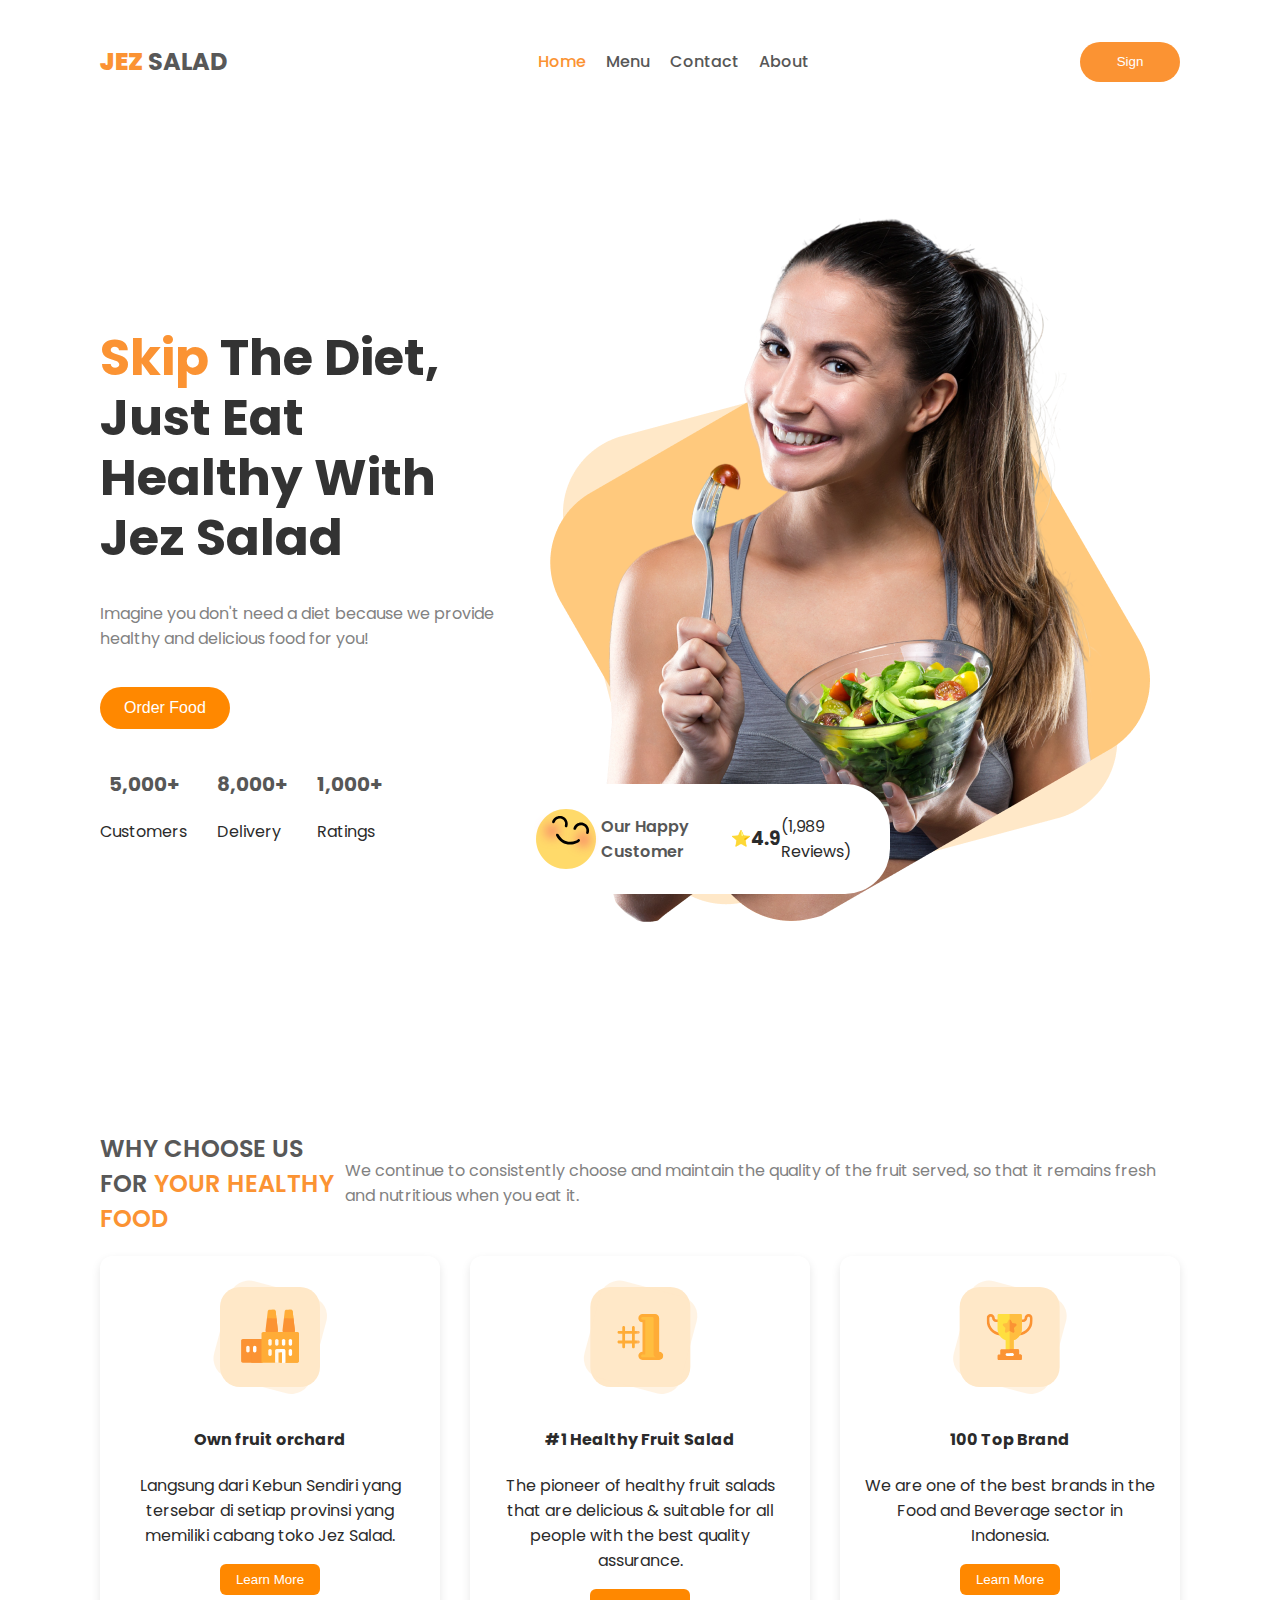
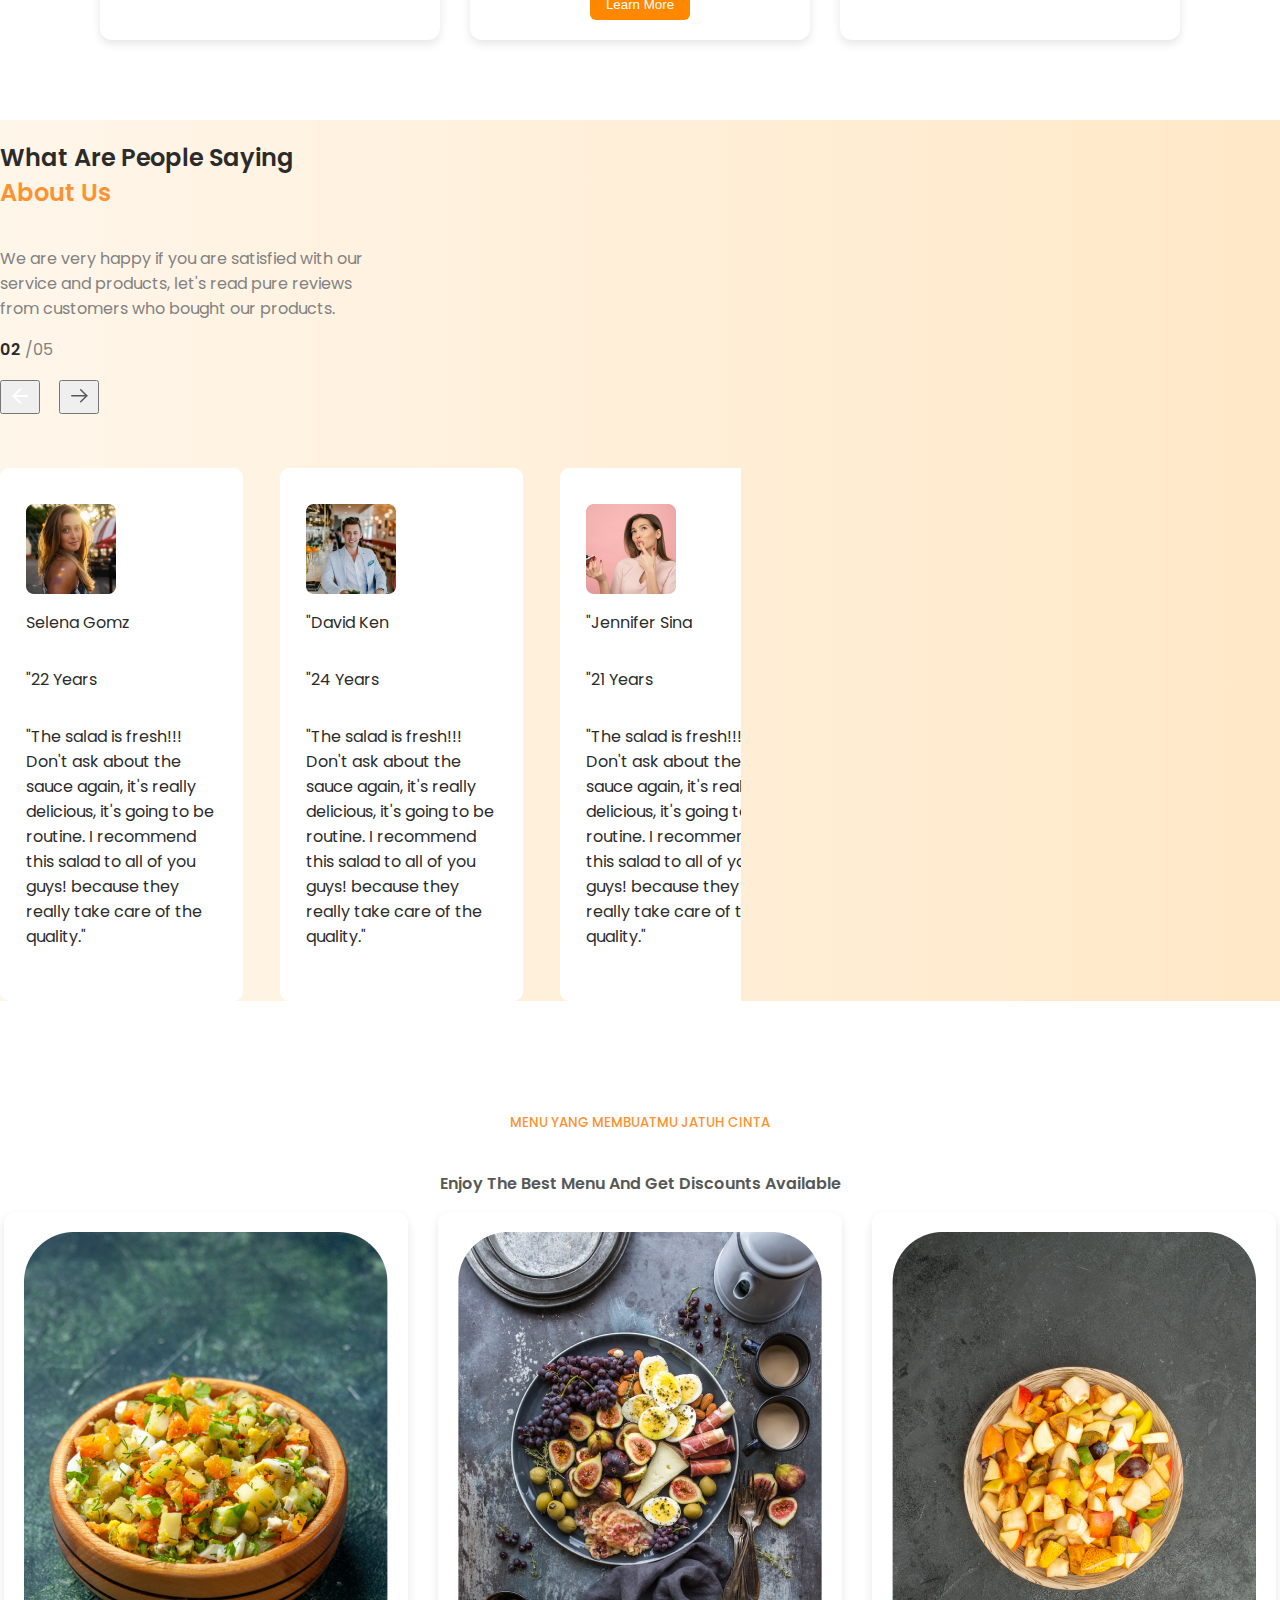
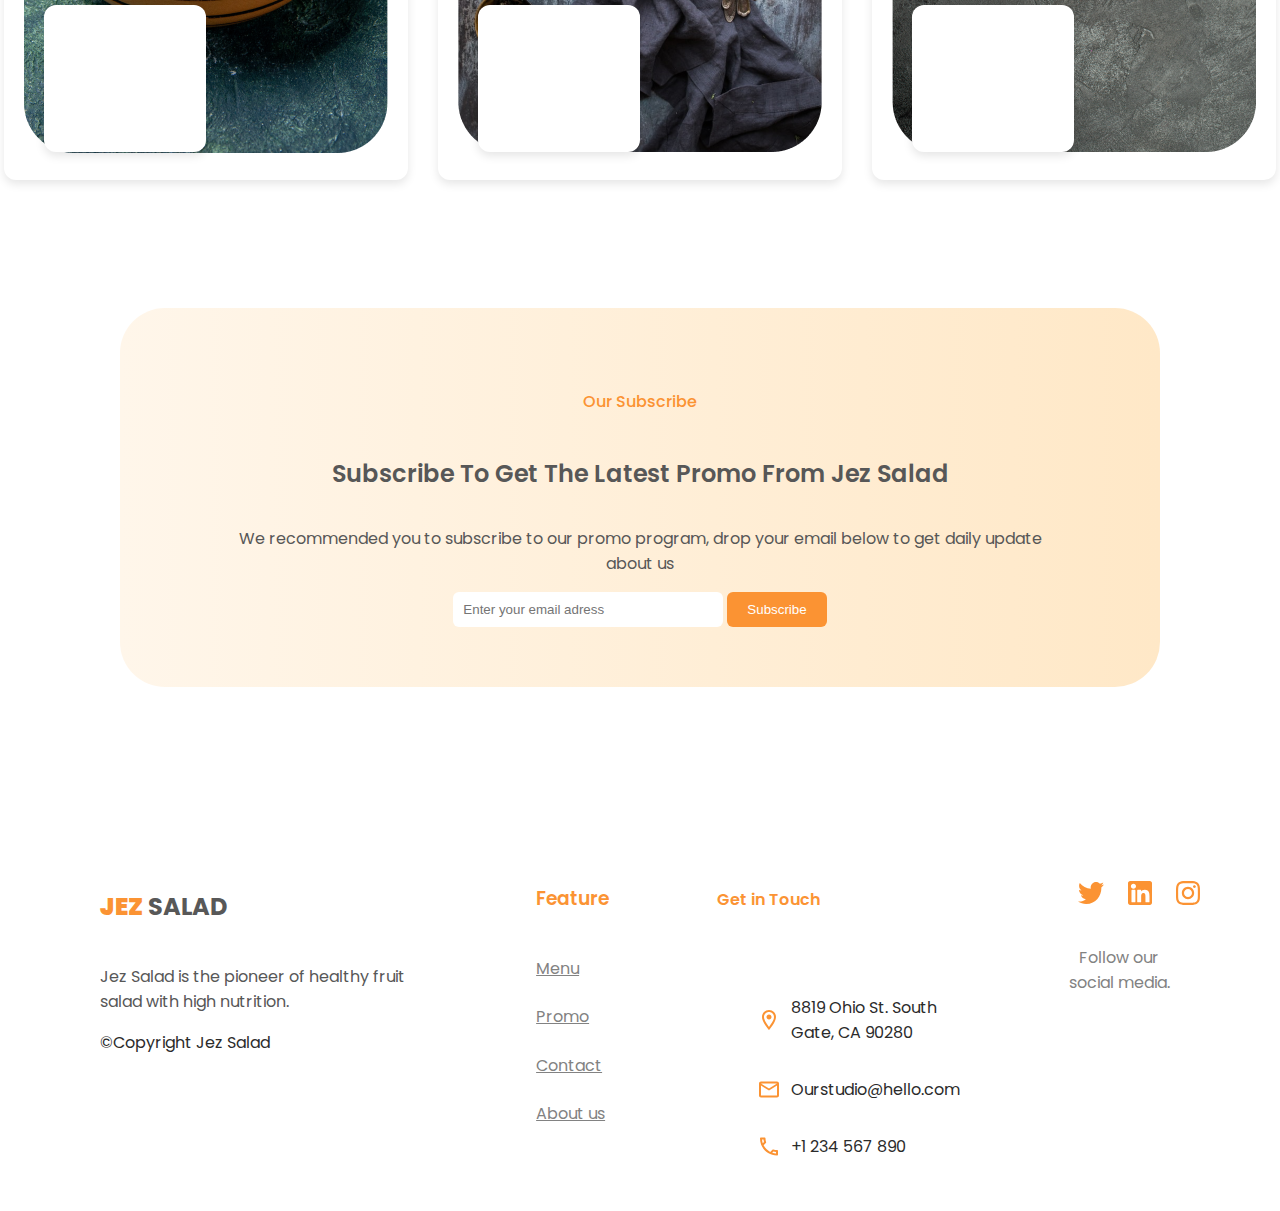
<file: index.html>
<!DOCTYPE html>
<html lang="en">
<head>
    <meta charset="UTF-8">
    <meta name="viewport" content="width=device-width, initial-scale=1.0">
    <title>Template</title>
    <link rel="stylesheet" href="style.css">
</head>
<body>
    <header>
        <h3 class = "logo bold dark-gray"> <span class = "orange black">JEZ</span> SALAD </h3>
        <nav>
            <ul class="navigation">
                <li><a href="#" class="header-link orange bold">Home</a></li>
                <li><a href="#" class="header-link gray">Menu</a></li>
                <li><a href="#" class="header-link gray">Contact</a></li>
                <li><a href="#" class="header-link gray">About</a></li>
            </ul>
        </nav>
        <button class="sign-button">Sign</button>
    </header>

    <section class="hero">
        <div class="container">
            <h1 class="text-content bold gray">
                <span class = "orange">Skip</span> The Diet, Just Eat Healthy With Jez Salad
            </h1>
            <p class="text light-gray">Imagine you don't need a diet because we provide healthy and delicious food for you!</p>
            <button class="order-button">Order Food</button>
            <div class="stats">
                <div class="stat">
                    <h3 class="text">5,000+</h3>
                    <p class="text">Customers</p>
                </div>
                <div class="stat">
                    <h3 class="text">8,000+</h3>
                    <p class="text">Delivery</p>
                </div>
                <div class="stat">
                    <h3 class="text">1,000+</h3>
                    <p class="text">Ratings</p>
                </div>
            </div>
        </div>
        <div class="customer">
            <img src="./icons/HappyConsumer.png" alt="customer-photo" class="img">
            <div class="under-photo">
                <div class="review">
                    <img src="./icons/Smile.svg" alt="smile-img" class="img" id="smile">
                    <h4 class="text semibold gray">Our Happy Customer</h3>

                    <span class="text">&#11088;</span>
                    <h3 class="text">4.9</h3>
                    <p class="text">(1,989 Reviews)</p>
                </div>
            </div>
        </div>
    </section>

    <section class="why-choose-us">
        <div class="why-choose-us-header">
            <h2 class="text semibold dark-gray">WHY CHOOSE US <br> FOR <span class = 'orange'> YOUR HEALTHY FOOD</span></h2>
            <p class="text light-gray">We continue to consistently choose and maintain the quality of the fruit served, so that it remains fresh and nutritious when you eat it.</p>
        </div>
        <div class="grid">
            <div>
                <img src="./icons/FarmIcon.svg" alt="icon" class="img">
                <h4 class="text">Own fruit orchard</h4>
                <p class="text">Langsung dari Kebun Sendiri yang tersebar di setiap provinsi yang memiliki cabang toko Jez Salad.</p>
                <button class="learn-more">Learn More</button>
            </div>
            <div>
                <img src="./icons/NumberIcon.svg" alt="icon" class="img">
                <h4 class="text">#1 Healthy Fruit Salad</h4>
                <p class="text">The pioneer of healthy fruit salads that are delicious & suitable for all people with the best quality assurance.</p>
                <button class="learn-more">Learn More</button>
            </div>
            <div>
                <img src="./icons/PrizeIcon.svg" alt="icon" class="img">
                <h4 class="text">100 Top Brand</h4>
                <p class="text">We are one of the best brands in the Food and Beverage sector in Indonesia.</p>
                <button class="learn-more">Learn More</button>
            </div>
        </div>
    </section>

    <section class="testimonials">
        <div class="container">
            <div class = "testimonials-intro">
                <h2 class = "text semibold black-text">What Are People Saying <span class="orange">About Us</span></h2>
                <p class = "text light-gray regular">
                    We are very happy if you are satisfied with our service and products, let's read pure reviews from customers who bought our products.
                </p>

                <div class = "testimonials-page-counter">
                    <span class = "text semibold black-text">02</span>
                    <span class = "text light-gray regular">/05</span>
                </div>

                <div class = "testimonials-btn-container">
                    <button class = "text"><img src = "./icons/ArrowBack.svg" alt = "Back Arrow" class="text"></button>
                    <button class = "text"><img src = "./icons/Arrow.svg" alt = "Forward Arrow" class="text"></button>
                </div>

            </div>

            <div class="grid-testimonials">
                <div class="box-testimonials">
                    <img src="./icons/FirstCustomer.png" alt="photo" class="img-t">
                    <p class="text">Selena Gomz</p>
                    <p class="text">"22 Years </p>
                    <p class="text">"The salad is fresh!!! Don't ask about the sauce again, it's really delicious, it's going to be routine. I recommend this salad to all of you guys! because they really take care of the quality."</p>
                </div>
                <div class="box-testimonials">
                    <img src="./icons/ThirdCustomer.png" alt="photo" class="img-t">
                    <p class="text">"David Ken</p>
                    <p class="text">"24 Years </p>
                    <p class="text">"The salad is fresh!!! Don't ask about the sauce again, it's really delicious, it's going to be routine. I recommend this salad to all of you guys! because they really take care of the quality."</p>
                </div>
                <div class="box-testimonials">
                    <img src="./icons/SecondCustomer.png" alt="photo" class="img-t">
                    <p class="text">"Jennifer Sina</p>
                    <p class="text">"21 Years </p>
                    <p class="text">"The salad is fresh!!! Don't ask about the sauce again, it's really delicious, it's going to be routine. I recommend this salad to all of you guys! because they really take care of the quality."</p>
                </div>
            </div>
        </div>
    </section>

    <section class="featured-menu">
        <div class="featured-menu-header">
            <h5 class="text medium orange">MENU YANG MEMBUATMU JATUH CINTA</h5>
            <p class="text semibold gray">Enjoy The Best Menu And Get Discounts Available</p>
        </div>
        <div class="grid">
            <div class="box">
                <div class="box-text">
                    <span class="text white">Mini Salad Yummy</span>
                    <p class="text white bold">$2.99</p>
                </div>
                <img src="./icons/FirstDish.png" alt="photo" class="img-menu">
            </div>
            <div class="box">
                <div class="box-text">
                    <span class="text white">Completed Salad</span>
                    <p class="text white bold">$3.99</p>
                </div>
                <img src="./icons/SecondDish.png" alt="photo" class="img-menu">
            </div>
            <div class="box">
                <div class="box-text">
                    <span class="text white">Salad Yummy Red</span>
                    <p class="text white bold">$3.99</p>
                </div>
                <img src="./icons/ThirdDish.png" alt="photo" class="img-menu">
            </div>
        </div>
    </section>

    <section class="subscription">
        <h4 class="text medium orange">Our Subscribe</h4>
        <h2 class="text semibold gray">Subscribe To Get The Latest Promo From Jez Salad</h2>
        <p class="text gray">We recommended you to subscribe to our promo program, drop your email below to get daily update about us</p>
        <form class="box-2">
            <input type="email" placeholder="Enter your email adress" class="subscribe-input">
            <button class="subscribe-button orange-background">Subscribe</button>
        </form>
    </section>

    <footer class="footer">
        <div class="footer-logo">
            <h3 class = "logo bold dark-gray"> <span class = "orange black">JEZ</span> SALAD </h3>
            <p class="text regular gray">Jez Salad is the pioneer of healthy fruit salad with high nutrition.</p>
            <span class="text regular black-text">©Copyright Jez Salad</span>
        </div>

        <div class="feature-section">
            <h3 class="text semibold orange">Feature</h3>
            <a href="#" class="footer-link regular light-gray">Menu</a>
            <a href="#" class="footer-link regular light-gray">Promo</a>
            <a href="#" class="footer-link regular light-gray">Contact</a>
            <a href="#" class="footer-link regular light-gray">About us</a>
        </div>

        <div class="contact-section">
            <h4 class="text semibold orange">Get in Touch</h4>
            <ul class="footer-info">
                <div class="contact">
                    <img src="./icons/Location.svg" alt="location-icon" class="img">
                    <p class="footer-text">8819 Ohio St. South Gate, CA 90280</p>
                </div>
                <div class="contact">
                    <img src="./icons/Mail.svg" alt="email-icon" class="img">
                    <p class="footer-text">Ourstudio@hello.com</p>
                </div>
                <div class="contact">
                    <img src="./icons/Phone.svg" alt="phone-icon" class="img">
                    <p class="footer-text">+1 234 567 890</p>
                </div>
            </ul>
        </div>

        <div class="social-section">
            <ul class="social-icons">
                <img src="./icons/Twitter.svg" alt="twitter-logo" class="img">
                <img src="./icons/LinkedIn.svg" alt="linkedin-logo" class="img">
                <img src="./icons/Insta.svg" alt="instagram-logo" class="img">
            </ul>
            <span class="text regular light-gray">Follow our social media.</span>
        </div>
    </footer>
</body>
</html>
</file>
<file: style.css>
@import url('https://fonts.googleapis.com/css2?family=Poppins:ital,wght@0,100;0,200;0,300;0,400;0,500;0,600;0,700;0,800;0,900;1,100;1,200;1,300;1,400;1,500;1,600;1,700;1,800;1,900&family=Roboto:ital,wght@0,100..900;1,100..900&display=swap');

/* General Styles */
body {
    font-family: 'Poppins';
    margin: 0;
    padding: 0;
    background-color: #fff;
    color: #2B2B2B;
}

.orange {
    color: #FB9333;
}

.orange-background {
    background-color: #FB9333;
}

.black-text {
    color: #2B2B2B;
}

.dark-gray  {
    color: #585858;
}

.gray  {
    color: #575757;
}

.gray-transparent  {
    color: #575757;
    opacity: 0.5;
}

.light-gray  {
    color: #828282;
}

.white {
    color: #FFFFFF;
}

.regular {
    font-weight: 400;
}

.medium {
    font-weight: 500;
}

.semibold {
    font-weight: 600;
}

.bold {
    font-weight: 700;
}

.extra-bold {
    font-weight: 800;
}

.black {
    font-weight: 900;
}

/* Header Styles */
header {
    display: flex;
    justify-content: space-between;
    align-items: center;
    padding: 20px 100px;
    background-color: #fff;
    margin: auto auto;
}

.logo {
    font-size: 24px;
    font-weight: 700;
}

.navigation {
    list-style: none;
    display: flex;
    gap: 20px;
}

.header-link {
    text-decoration: none;
    font-weight: 500;
    transition: color 0.3s;
}

.header-link:hover {
    color: #FB9333;
}

.sign-button {
    background-color: #FB9333;
    color: #fff;
    border: none;
    padding: 10px 20px;
    border-radius: 24px;
    cursor: pointer;
    height: 40px;
    width: 100px;
}

/* Hero Section */
.customer {
    position: relative;
    display: flex;
    justify-content: right;
    align-items: center;
    width: 100%;
    height: 100%;
}

.hero {
    display: flex;
    justify-content: space-between;
    align-items: center;
    padding: 80px 100px;
    background-color: #ffffff;
}

.under-photo {
    position: absolute;
    display: flex;
    width: 100%;
    align-items: center;
    bottom: 15%;
    z-index: 2;
}

.review {
    position: absolute;
    left: 0;
    display: flex;
    justify-content: space-between;
    align-items: center;
    background-color: white;
    border: 0.5vh solid transparent;
    border-radius: 5vh;
    width: auto;
    max-width: 50%;
    height: auto;
    padding: 0.5vh 2vh;
}

/* .calories {
    position: absolute;
    right: 10%;
    display: flex;
    flex-direction: column;
    justify-content: space-between;
    align-items: start;
    height: auto;
    width: auto;
    max-width: 50%;
    background-color: white;
    border: 0.5vh solid transparent;
    border-radius: 3vh;
    padding: 2vh 2vh;
} */

.text-content {
    max-width: 600px;
    font-size: 50px;  /* Large text */
    font-weight: bold;
    line-height: 1.2;
    color: #333;
}

.text-content .highlight {
    color: #ff8c42;
    font-weight: 900;
}

.order-button {
    background-color: #FF8800;
    color: white;
    border: none;
    padding: 12px 24px;
    border-radius: 30px;
    cursor: pointer;
    font-size: 16px;
    margin-top: 20px;
}

/* Stats */
.stats {
    display: flex;
    gap: 30px;
    margin-top: 20px;
}

.stat h3 {
    font-size: 20px;
    color: #575757;
    text-align: center;
}

/* Why Choose Us */
.why-choose-us {
    padding: 80px 100px;
    display: flex;
    flex-direction: column;
    align-items: center;
}

.why-choose-us-header {
    display: flex;
    flex-direction: row;
    justify-content: space-between;
    align-items: center;
}

.white-arrow {
    filter: brightness(0) invert(1);
}

.grid {
    display: flex;
    gap: 30px;
    text-align: center;
}

.grid div {
    background-color: white;
    padding: 20px;
    border-radius: 12px;
    box-shadow: 0 4px 10px rgba(0, 0, 0, 0.1);
    width: 30%;
}

.learn-more {
    background-color: #FF8800;
    color: white;
    border: none;
    padding: 8px 16px;
    border-radius: 6px;
    cursor: pointer;
}

/* Testimonials */
.testimonials {
    background: linear-gradient(90deg, #FFF6EA 0%, #FFE8C7 100%);
    display: flex;
    flex-direction: row;
    align-items: center;
    gap: 3%;
}

.testimonials-intro {
    width: 35%;
    display: flex;
    flex-direction: column;
    align-items: center;
}

.testimonials-page-counter {
    display: inline;
    width: 100%;
}

.testimonials-btn-container {
    display: flex;
    width: 100%;
    margin-top: 2vh;
    gap: 5%;
}

.grid-testimonials {
    display: flex;
    flex-direction: row;
    width: 70%;
    gap: 5%;
    overflow-x: hidden;
    padding-top: 6vh;
}

.box-testimonials {
    position: relative;
    display: flex;
    flex-direction: column;
    align-items: flex-start;
    padding: 4vh 2vw;
    width: 15vw;;
    height: auto;
    border-radius: 1vh;
    background-color: white;
    flex-shrink: 0;
}



.box {
    background-color: #FFF7EB;
    padding: 20px;
    border-radius: 12px;
    box-shadow: 0 4px 8px rgba(0, 0, 0, 0.1);
    text-align: center;
}

/* Featured Menu */
.featured-menu {
    display: flex;
    flex-direction: column;
    align-items: center;
    gap: 10%;
    margin-top: 7%;
}

.featured-menu-header {
    display: flex;
    flex-direction: column;
    align-items: center;
    justify-items: center;
    width: 60%;
    text-align: center;
}

.box {
    padding: 20px;
    border-radius: 12px;
    box-shadow: 0 4px 8px rgba(0, 0, 0, 0.1);
    text-align: center;
    position: relative;
}

.img-menu {
    width: 100%;
    height: auto;
    object-fit: cover;
}

.box-text {
    position: absolute;
    bottom: 5%;
    left: 10%;
}

/* Subscription */
.subscription {
    padding: 60px 100px;
    text-align: center;
    position: relative;
    display: flex;
    flex-direction: column;
    align-items: center;
    justify-items: center;
    background: linear-gradient(90deg, #FFF6EA 0%, #FFE8C7 100%);
    z-index: 1;
    margin: 10% 9.375%;
    border-radius: 5vh;
}

.subscribe-input {
    padding: 10px;
    border: none;
    border-radius: 6px;
    width: 250px;
}

.subscribe-button {
    padding: 10px 20px;
    border: none;
    border-radius: 6px;
    cursor: pointer;
    color: white;
}

/* Footer */
.footer {
    padding: 50px 100px;
    background-color: white;
    margin-top: 7%;
    display: flex;
    flex-direction: row;
    min-height: 200px;
    gap: 10%;
    align-items: stretch;
}

.footer-logo {
    display: flex;
    flex-direction: column;
}

.feature-section {
    display: flex;
    flex-direction: column;
    gap: 8%;
}

.contact-section {
    display: flex;
    flex-direction: column;
    gap: 10%;
}

.contact {
    display: flex;
    gap: 5%;
}

.social-section {
    align-items: center;
    text-align: center;
    display: flex;
    flex-direction: column;
    gap: 8%;
}

.social-icons {
    display: flex;
    justify-content: center;
    gap: 40%;
    width: 50%;
}
</file>
